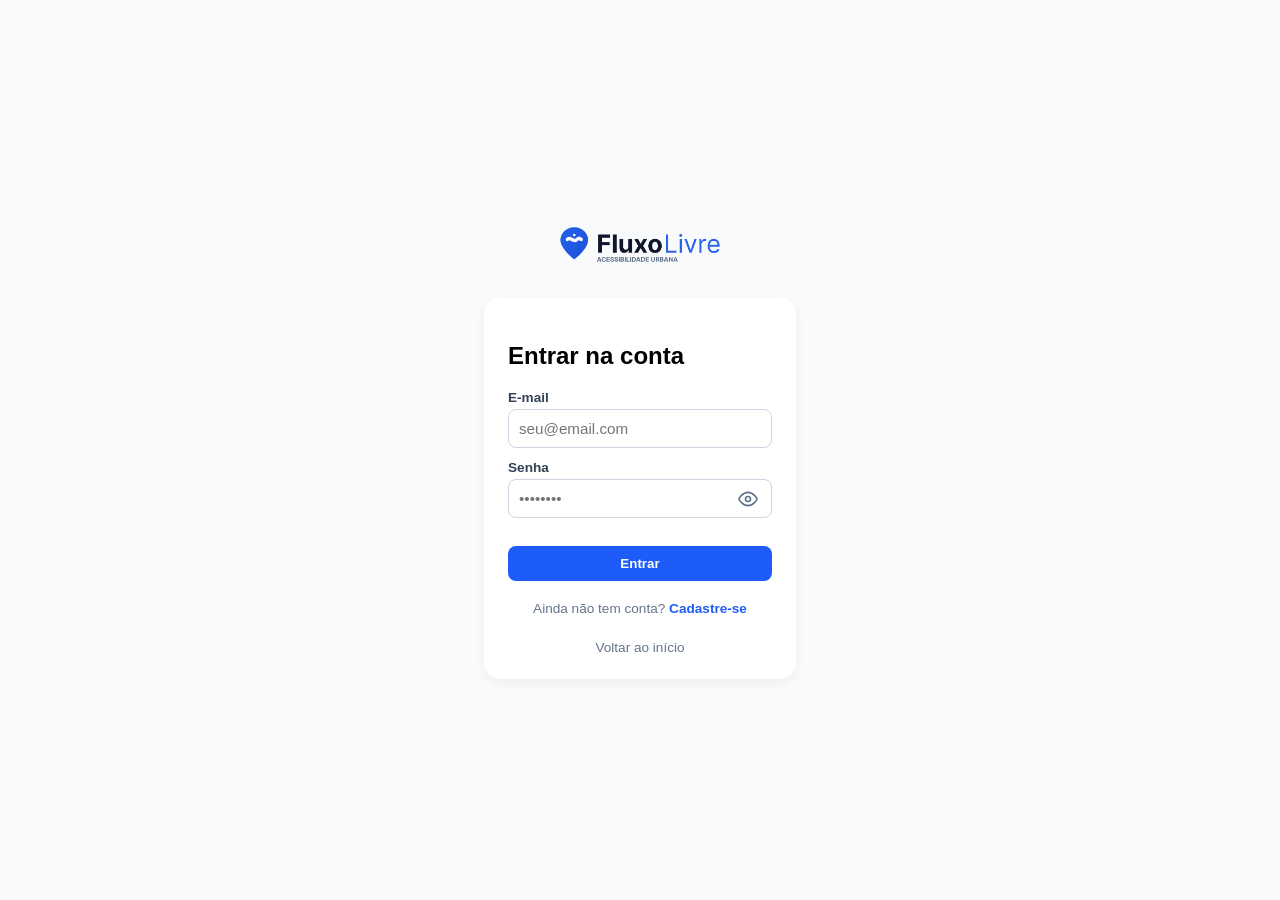
<file: fluxo-livre-frontend/login.html>
<!DOCTYPE html>
<html lang="pt-BR">
<head>
    <meta charset="UTF-8">
    <meta name="viewport" content="width=device-width, initial-scale=1.0, maximum-scale=1.0, user-scalable=no">
    <title>Login - Fluxo Livre</title>
    <link rel="stylesheet" href="style.css">
</head>
<body class="auth-body">

    <main class="auth-container">
        <a href="index.html" class="logo-link" title="Voltar ao início">
            <img src="assets/logo.png" alt="Fluxo Livre" class="auth-logo">
        </a>
        
        <form id="form-login" class="auth-form">
            <h2>Entrar na conta</h2>

            <div class="form-group">
                <label for="email">E-mail</label>
                <input type="email" id="email" required placeholder="seu@email.com">
            </div>

            <div class="form-group">
                <label for="password">Senha</label>
                <div class="password-wrapper">
                    <input type="password" id="password" required placeholder="••••••••">
                    <button type="button" class="btn-toggle-password" aria-label="Mostrar senha" title="Mostrar/ocultar senha">
                        <svg class="icon-eye" viewBox="0 0 24 24" width="20" height="20" stroke="currentColor" stroke-width="2" fill="none" stroke-linecap="round" stroke-linejoin="round">
                            <path d="M1 12s4-8 11-8 11 8 11 8-4 8-11 8-11-8-11-8z"></path>
                            <circle cx="12" cy="12" r="3"></circle>
                        </svg>
                        <svg class="icon-eye-off hidden" viewBox="0 0 24 24" width="20" height="20" stroke="currentColor" stroke-width="2" fill="none" stroke-linecap="round" stroke-linejoin="round">
                            <path d="M17.94 17.94A10.07 10.07 0 0 1 12 20c-7 0-11-8-11-8a18.45 18.45 0 0 1 5.06-5.94M9.9 4.24A9.12 9.12 0 0 1 12 4c7 0 11 8 11 8a18.5 18.5 0 0 1-2.16 3.19m-6.72-1.07a3 3 0 1 1-4.24-4.24"></path>
                            <line x1="1" y1="1" x2="23" y2="23"></line>
                        </svg>
                    </button>
                </div>
            </div>

            <button type="submit" class="btn-primary btn-block">Entrar</button>

            <div class="auth-links">
                <p class="register-text">
                    Ainda não tem conta? <a href="register.html" class="link-highlight">Cadastre-se</a>
                </p>
                <a href="index.html" class="btn-link">Voltar ao início</a>
            </div>
        </form>
    </main>

    <script src="app.js"></script>
</body>
</html>
</file>
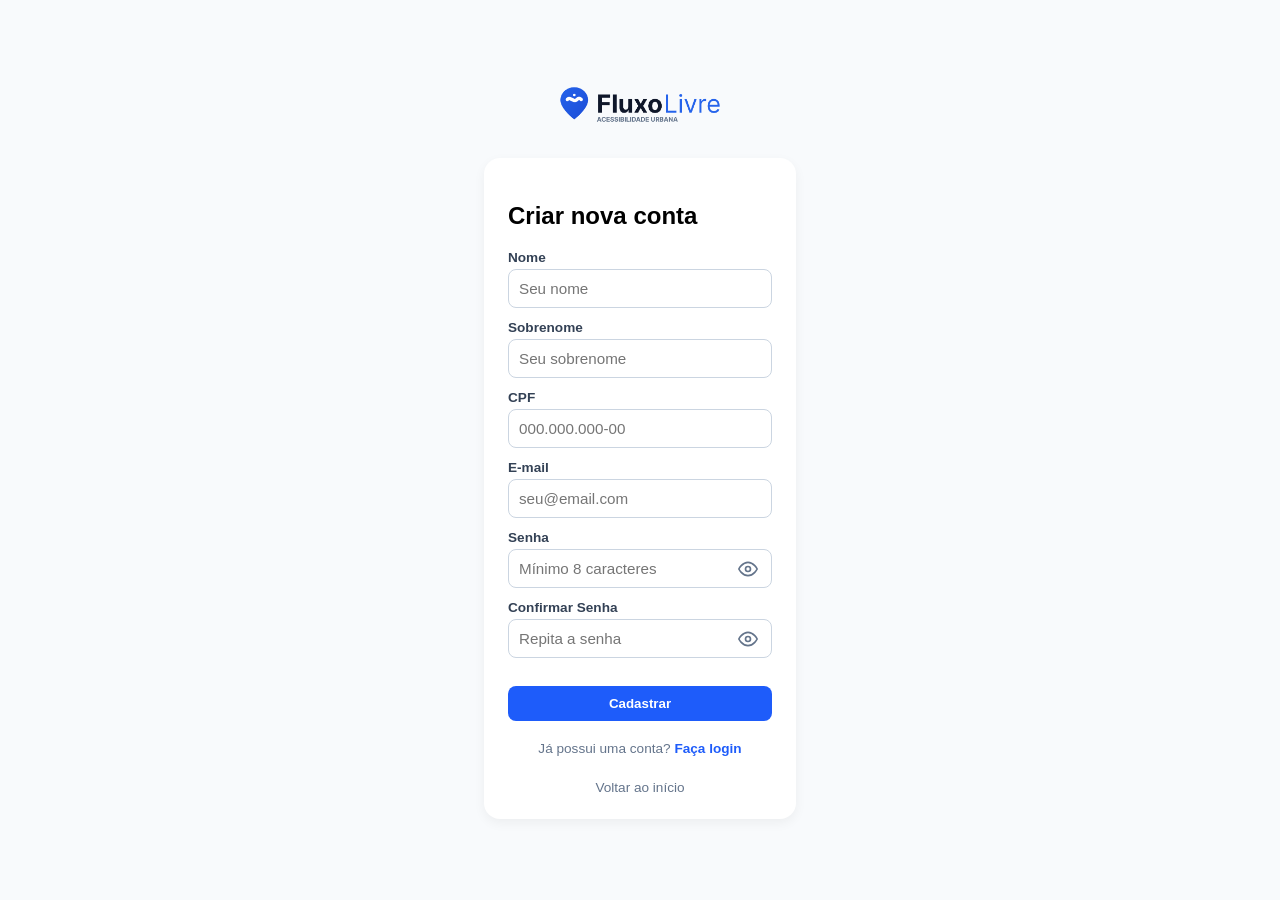
<file: fluxo-livre-frontend/register.html>
<!DOCTYPE html>
<html lang="pt-BR">
<head>
    <meta charset="UTF-8">
    <meta name="viewport" content="width=device-width, initial-scale=1.0, maximum-scale=1.0, user-scalable=no">
    <title>Cadastro - Fluxo Livre</title>
    <link rel="stylesheet" href="style.css">
</head>
<body class="auth-body">

    <main class="auth-container">
        <a href="index.html" class="logo-link" title="Voltar ao início">
            <img src="assets/logo.png" alt="Fluxo Livre" class="auth-logo">
        </a>
        
        <form id="form-register" class="auth-form">
            <h2>Criar nova conta</h2>

            <div class="form-group">
                <label for="first_name">Nome</label>
                <input type="text" id="first_name" required placeholder="Seu nome">
            </div>

            <div class="form-group">
                <label for="last_name">Sobrenome</label>
                <input type="text" id="last_name" required placeholder="Seu sobrenome">
            </div>

            <div class="form-group">
                <label for="cpf">CPF</label>
                <input type="text" id="cpf" required placeholder="000.000.000-00" maxlength="14">
            </div>

            <div class="form-group">
                <label for="email">E-mail</label>
                <input type="email" id="email" required placeholder="seu@email.com">
            </div>

            <div class="form-group">
                <label for="password">Senha</label>
                <div class="password-wrapper">
                    <input type="password" id="password" required placeholder="Mínimo 8 caracteres">
                    <button type="button" class="btn-toggle-password" aria-label="Mostrar senha" title="Mostrar/ocultar senha">
                        <svg class="icon-eye" viewBox="0 0 24 24" width="20" height="20" stroke="currentColor" stroke-width="2" fill="none" stroke-linecap="round" stroke-linejoin="round">
                            <path d="M1 12s4-8 11-8 11 8 11 8-4 8-11 8-11-8-11-8z"></path>
                            <circle cx="12" cy="12" r="3"></circle>
                        </svg>
                        <svg class="icon-eye-off hidden" viewBox="0 0 24 24" width="20" height="20" stroke="currentColor" stroke-width="2" fill="none" stroke-linecap="round" stroke-linejoin="round">
                            <path d="M17.94 17.94A10.07 10.07 0 0 1 12 20c-7 0-11-8-11-8a18.45 18.45 0 0 1 5.06-5.94M9.9 4.24A9.12 9.12 0 0 1 12 4c7 0 11 8 11 8a18.5 18.5 0 0 1-2.16 3.19m-6.72-1.07a3 3 0 1 1-4.24-4.24"></path>
                            <line x1="1" y1="1" x2="23" y2="23"></line>
                        </svg>
                    </button>
                </div>
            </div>

            <div class="form-group">
                <label for="password_confirmation">Confirmar Senha</label>
                <div class="password-wrapper">
                    <input type="password" id="password_confirmation" required placeholder="Repita a senha">
                    <button type="button" class="btn-toggle-password" aria-label="Mostrar senha" title="Mostrar/ocultar senha">
                        <svg class="icon-eye" viewBox="0 0 24 24" width="20" height="20" stroke="currentColor" stroke-width="2" fill="none" stroke-linecap="round" stroke-linejoin="round">
                            <path d="M1 12s4-8 11-8 11 8 11 8-4 8-11 8-11-8-11-8z"></path>
                            <circle cx="12" cy="12" r="3"></circle>
                        </svg>
                        <svg class="icon-eye-off hidden" viewBox="0 0 24 24" width="20" height="20" stroke="currentColor" stroke-width="2" fill="none" stroke-linecap="round" stroke-linejoin="round">
                            <path d="M17.94 17.94A10.07 10.07 0 0 1 12 20c-7 0-11-8-11-8a18.45 18.45 0 0 1 5.06-5.94M9.9 4.24A9.12 9.12 0 0 1 12 4c7 0 11 8 11 8a18.5 18.5 0 0 1-2.16 3.19m-6.72-1.07a3 3 0 1 1-4.24-4.24"></path>
                            <line x1="1" y1="1" x2="23" y2="23"></line>
                        </svg>
                    </button>
                </div>
            </div>

            <button type="submit" class="btn-primary btn-block">Cadastrar</button>

            <div class="auth-links">
                <p class="register-text">
                    Já possui uma conta? <a href="login.html" class="link-highlight">Faça login</a>
                </p>
                <a href="index.html" class="btn-link">Voltar ao início</a>
            </div>
        </form>
    </main>

    <script src="app.js"></script>
</body>
</html>
</file>
<file: fluxo-livre-frontend/style.css>
* {
    box-sizing: border-box;
}

html, body {
    margin: 0;
    padding: 0;
    width: 100%;
    height: 100%;
    overflow: hidden; /* Trava rolagens e barras extras */
    font-family: -apple-system, BlinkMacSystemFont, "Segoe UI", Roboto, sans-serif;
}

#map {
    width: 100vw;
    height: 100vh; /* Faz o mapa ocupar 100% da tela do celular */
}

/* Reposiciona o controle de zoom (+/-) abaixo do header para não sobrepor no celular */
.leaflet-top.leaflet-left {
    top: 70px;
    left: 12px;
}

.app-header {
    position: absolute;
    top: 12px;
    left: 50%;
    transform: translateX(-50%);
    z-index: 1100;
    
    width: calc(100% - 32px);
    max-width: 600px;
    display: flex;
    align-items: center;
    justify-content: space-between;
    
    background: rgba(255, 255, 255, 0.95);
    backdrop-filter: blur(8px);
    padding: 6px 14px;
    border-radius: 24px;
    box-shadow: 0 4px 14px rgba(0, 0, 0, 0.12);
}

.logo-link {
    display: flex;
    align-items: center;
    text-decoration: none;
}

.user-header {
    display: flex;
    align-items: center;
    gap: 8px;
}

.user-pill-btn {
    display: inline-flex;
    align-items: center;
    gap: 8px;
    background: #f0f4ff;
    border: 1px solid #d4e0fc;
    color: #1E5CFA;
    padding: 5px 12px;
    border-radius: 18px;
    font-size: 14px;
    font-weight: 600;
    cursor: pointer;
    transition: all 0.2s ease;
    font-family: inherit;
}

.user-pill-btn:hover {
    background: #fee2e2;
    border-color: #fca5a5;
    color: #dc2626;
}

.user-pill-icon {
    flex-shrink: 0;
}

.user-pill-name {
    max-width: 140px;
    overflow: hidden;
    text-overflow: ellipsis;
    white-space: nowrap;
}

.user-pill-logout-badge {
    font-size: 11px;
    font-weight: 500;
    background: #e2e8f0;
    color: #64748b;
    padding: 2px 6px;
    border-radius: 10px;
    transition: all 0.2s ease;
}

.user-pill-btn:hover .user-pill-logout-badge {
    background: #dc2626;
    color: #ffffff;
}

.header-login-btn {
    display: inline-flex;
    align-items: center;
    gap: 6px;
    background: #1E5CFA;
    color: #ffffff;
    text-decoration: none;
    padding: 6px 14px;
    border-radius: 18px;
    font-size: 13px;
    font-weight: 600;
    transition: background 0.2s ease;
    font-family: inherit;
}

.header-login-btn:hover {
    background: #1447c7;
}

.app-logo {
    height: 32px; /* Ajusta a altura da imagem mantendo a proporção */
    width: auto;  /* Permite que a imagem se expanda horizontalmente */
    object-fit: contain;
}

.fab-btn {
    position: absolute;
    bottom: 24px;
    right: 24px;
    z-index: 1000;
    
    width: 56px;
    height: 56px;
    border-radius: 50%;
    border: none;
    background-color: #1E5CFA;
    color: #ffffff;
    font-size: 28px;
    font-weight: 300;
    
    box-shadow: 0 4px 12px rgba(30, 92, 250, 0.4);
    cursor: pointer;
    display: flex;
    align-items: center;
    justify-content: center;
    transition: transform 0.2s, background-color 0.2s;
}

.fab-btn:active {
    transform: scale(0.92);
    background-color: #1545c7;
}

.fab-locate-btn {
    position: absolute;
    bottom: 92px;
    right: 28px;
    z-index: 1000;
    
    width: 48px;
    height: 48px;
    border-radius: 50%;
    border: none;
    background-color: #ffffff;
    color: #1E5CFA;
    box-shadow: 0 4px 12px rgba(0, 0, 0, 0.15);
    cursor: pointer;
    display: flex;
    align-items: center;
    justify-content: center;
    transition: transform 0.2s, background-color 0.2s, color 0.2s;
}

.fab-locate-btn:hover {
    background-color: #f8fafc;
    color: #1545c7;
}

.fab-locate-btn:active {
    transform: scale(0.92);
}

/* MARCADOR DE LOCALIZAÇÃO DO USUÁRIO */
.user-location-wrapper {
    background: transparent !important;
    border: none !important;
}

.user-location-marker {
    position: relative;
    width: 24px;
    height: 24px;
}

.location-dot {
    width: 14px;
    height: 14px;
    background-color: #1E5CFA;
    border: 3px solid #ffffff;
    border-radius: 50%;
    box-shadow: 0 2px 6px rgba(0, 0, 0, 0.35);
    position: absolute;
    top: 50%;
    left: 50%;
    transform: translate(-50%, -50%);
}

.pulse-ring {
    position: absolute;
    top: 50%;
    left: 50%;
    transform: translate(-50%, -50%);
    width: 32px;
    height: 32px;
    border-radius: 50%;
    background-color: rgba(30, 92, 250, 0.35);
    animation: pulse-ring 2s infinite ease-out;
}

@keyframes pulse-ring {
    0% {
        transform: translate(-50%, -50%) scale(0.6);
        opacity: 0.9;
    }
    100% {
        transform: translate(-50%, -50%) scale(1.8);
        opacity: 0;
    }
}

.modal-overlay {
    position: fixed;
    top: 0;
    left: 0;
    width: 100vw;
    height: 100vh;
    background: rgba(0, 0, 0, 0.5);
    z-index: 2000;
    
    display: flex;
    align-items: center;
    justify-content: center;
    padding: 16px;
}

.hidden,
.modal-overlay.hidden {
    display: none !important;
}

.modal-content {
    background: #ffffff;
    width: 100%;
    max-width: 400px;
    border-radius: 16px;
    padding: 20px;
    box-shadow: 0 10px 25px rgba(0,0,0,0.2);
}

.modal-content h2 {
    margin-top: 0;
    font-size: 1.2rem;
    color: #0F172A;
}

.modal-instruction {
    font-size: 0.85rem;
    color: #64748B;
    margin-bottom: 16px;
}

.form-group {
    margin-bottom: 12px;
}

.form-group label {
    display: block;
    font-size: 0.85rem;
    font-weight: 600;
    color: #334155;
    margin-bottom: 4px;
}

.form-group input, .form-group select, .form-group textarea {
    width: 100%;
    padding: 10px;
    border: 1px solid #CBD5E1;
    border-radius: 8px;
    font-size: 0.95rem;
    font-family: inherit;
    resize: vertical;
}

.password-wrapper {
    position: relative;
    display: flex;
    align-items: center;
    width: 100%;
}

.password-wrapper input {
    padding-right: 42px;
}

.btn-toggle-password {
    position: absolute;
    right: 8px;
    top: 50%;
    transform: translateY(-50%);
    background: transparent;
    border: none;
    color: #64748B;
    cursor: pointer;
    display: flex;
    align-items: center;
    justify-content: center;
    padding: 6px;
    border-radius: 6px;
    transition: color 0.2s, background-color 0.2s;
}

.btn-toggle-password:hover {
    color: #1E5CFA;
    background-color: #f1f5f9;
}

.form-row {
    display: flex;
    gap: 8px;
}

.modal-actions {
    display: flex;
    justify-content: flex-end;
    gap: 8px;
    margin-top: 16px;
}

.btn-primary, .btn-secondary {
    padding: 10px 16px;
    border-radius: 8px;
    border: none;
    font-weight: 600;
    cursor: pointer;
}

.btn-primary {
    background-color: #1E5CFA;
    color: white;
}

.btn-secondary {
    background-color: #E2E8F0;
    color: #475569;
}

.modal-auth-warning-content {
    text-align: center;
    max-width: 360px;
    padding: 28px 24px;
}

.modal-auth-icon {
    display: inline-flex;
    align-items: center;
    justify-content: center;
    width: 60px;
    height: 60px;
    background: #eff6ff;
    border-radius: 50%;
    margin-bottom: 16px;
}

.modal-actions-auth {
    display: flex;
    flex-direction: column;
    gap: 10px;
    margin-top: 20px;
}

.modal-actions-auth .btn-primary,
.modal-actions-auth .btn-secondary {
    display: block;
    width: 100%;
    text-align: center;
    text-decoration: none;
    box-sizing: border-box;
    font-size: 0.95rem;
    padding: 12px 16px;
    font-family: inherit;
}

.home-body {
    background-color: #ffffff;
    display: flex;
    align-items: center;
    justify-content: center;
    height: 100vh;
    margin: 0;
}

.home-container {
    width: 100%;
    max-width: 360px;
    padding: 24px;
    display: flex;
    flex-direction: column;
    align-items: center;
    gap: 80px;
}

.main-logo {
    width: 220px;
    height: auto;
}

/* GRID DE NAVEGAÇÃO (4 BOTÕES) */
.menu-grid {
    display: grid;
    grid-template-columns: 1fr 1fr;
    gap: 40px 32px;
    width: 100%;
}

.menu-item {
    display: flex;
    flex-direction: column;
    align-items: center;
    text-decoration: none;
    gap: 8px;
}

.icon-circle {
    width: 64px;
    height: 64px;
    border-radius: 50%;
    background-color: #1E5CFA;
    color: #ffffff;
    display: flex;
    align-items: center;
    justify-content: center;
    box-shadow: 0 4px 10px rgba(30, 92, 250, 0.25);
    transition: transform 0.2s;
}

.icon-circle i {
    width: 28px;
    height: 28px;
}

.menu-item span {
    font-size: 0.9rem;
    font-weight: 600;
    color: #0F172A;
}

.menu-item:active .icon-circle {
    transform: scale(0.92);
}

/* ESTILOS DE TELA DE LOGIN */
.auth-body {
    background-color: #f8fafc;
    display: flex;
    align-items: center;
    justify-content: center;
    min-height: 100vh;
    margin: 0;
}

.auth-container {
    width: 100%;
    max-width: 360px;
    padding: 24px;
    display: flex;
    flex-direction: column;
    align-items: center;
}

.auth-logo {
    width: 180px;
    margin-bottom: 32px;
}

.auth-form {
    background: #ffffff;
    width: 100%;
    padding: 24px;
    border-radius: 16px;
    box-shadow: 0 4px 12px rgba(0,0,0,0.05);
}

.btn-block {
    width: 100%;
    margin-top: 16px;
}

.btn-link {
    display: block;
    text-align: center;
    margin-top: 12px;
    color: #64748b;
    text-decoration: none;
    font-size: 0.85rem;
}

.logo-link {
    display: inline-flex;
    align-items: center;
    text-decoration: none;
    cursor: pointer;
}

.auth-links {
    margin-top: 20px;
    text-align: center;
    display: flex;
    flex-direction: column;
    gap: 12px;
}

.register-text {
    font-size: 0.85rem;
    color: #64748b;
    margin: 0;
}

.link-highlight {
    color: #1E5CFA;
    font-weight: 600;
    text-decoration: none;
}

.link-highlight:hover {
    text-decoration: underline;
}
</file>
